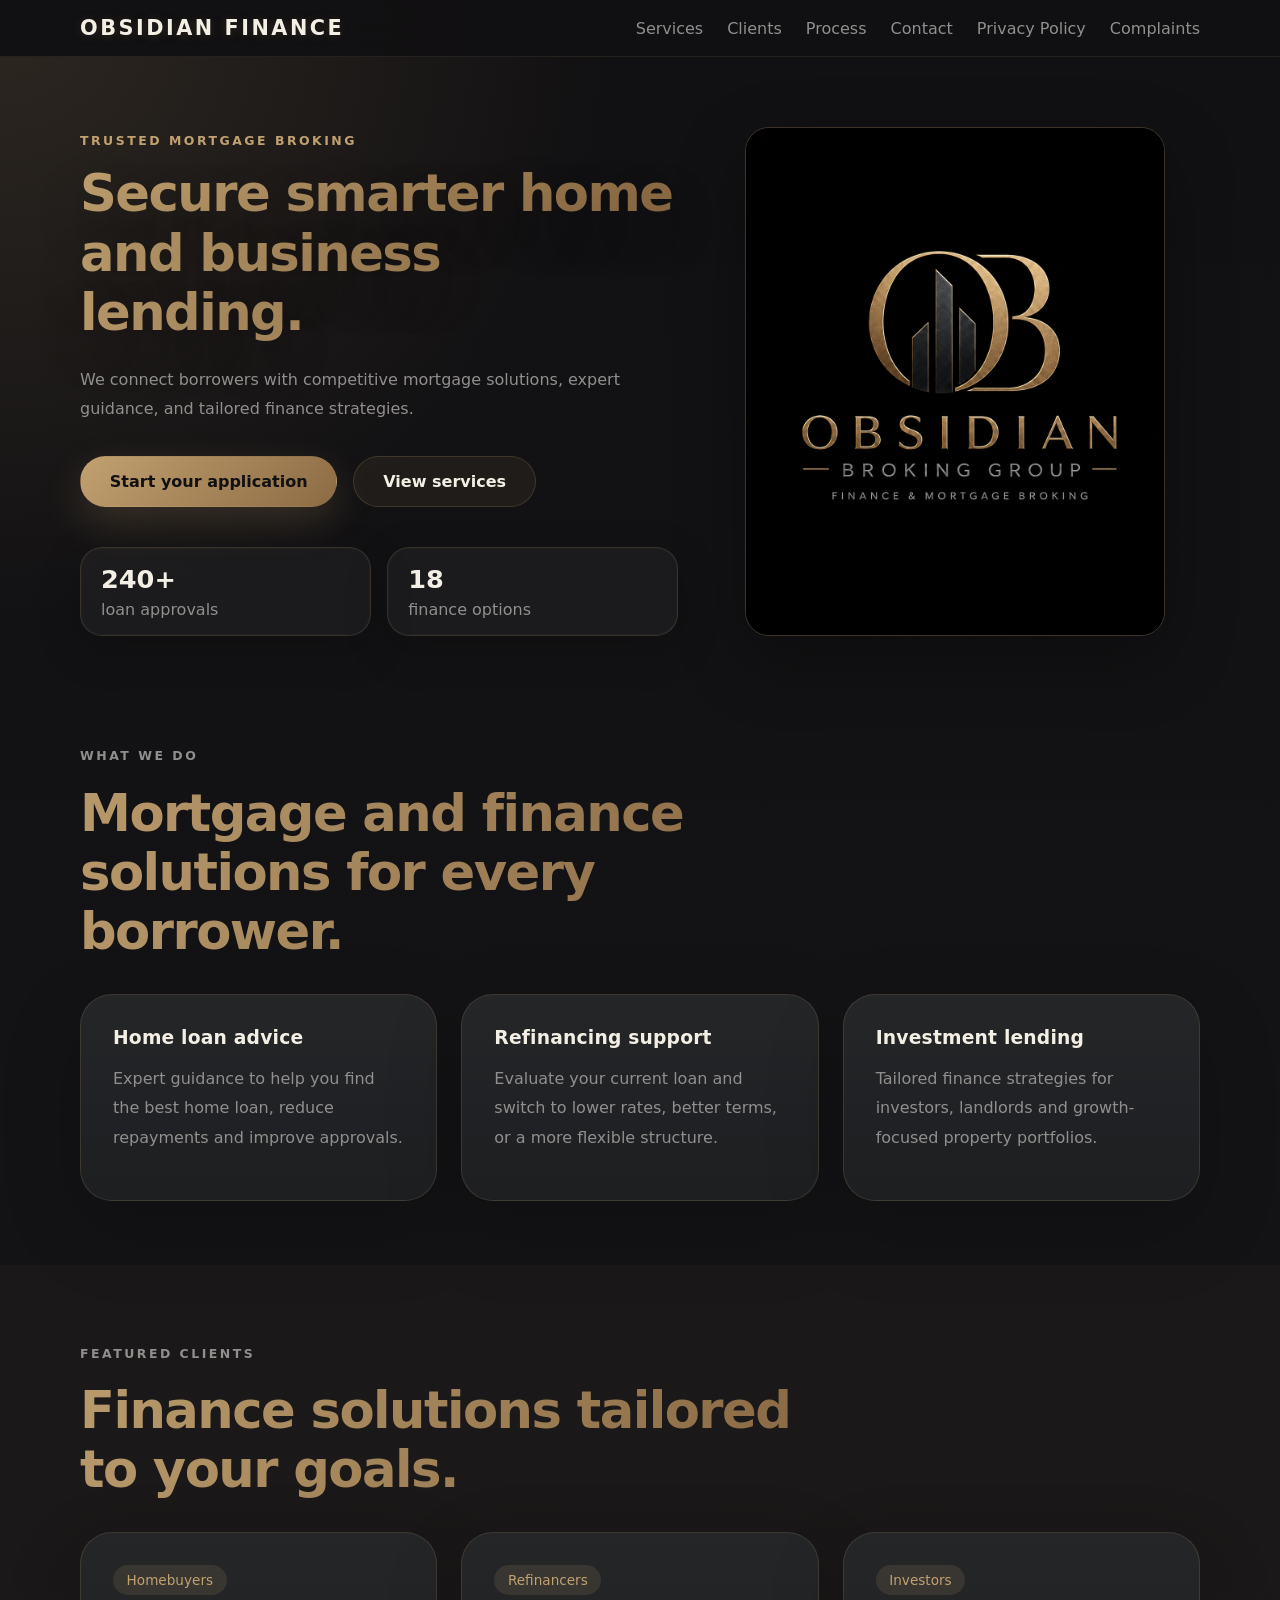
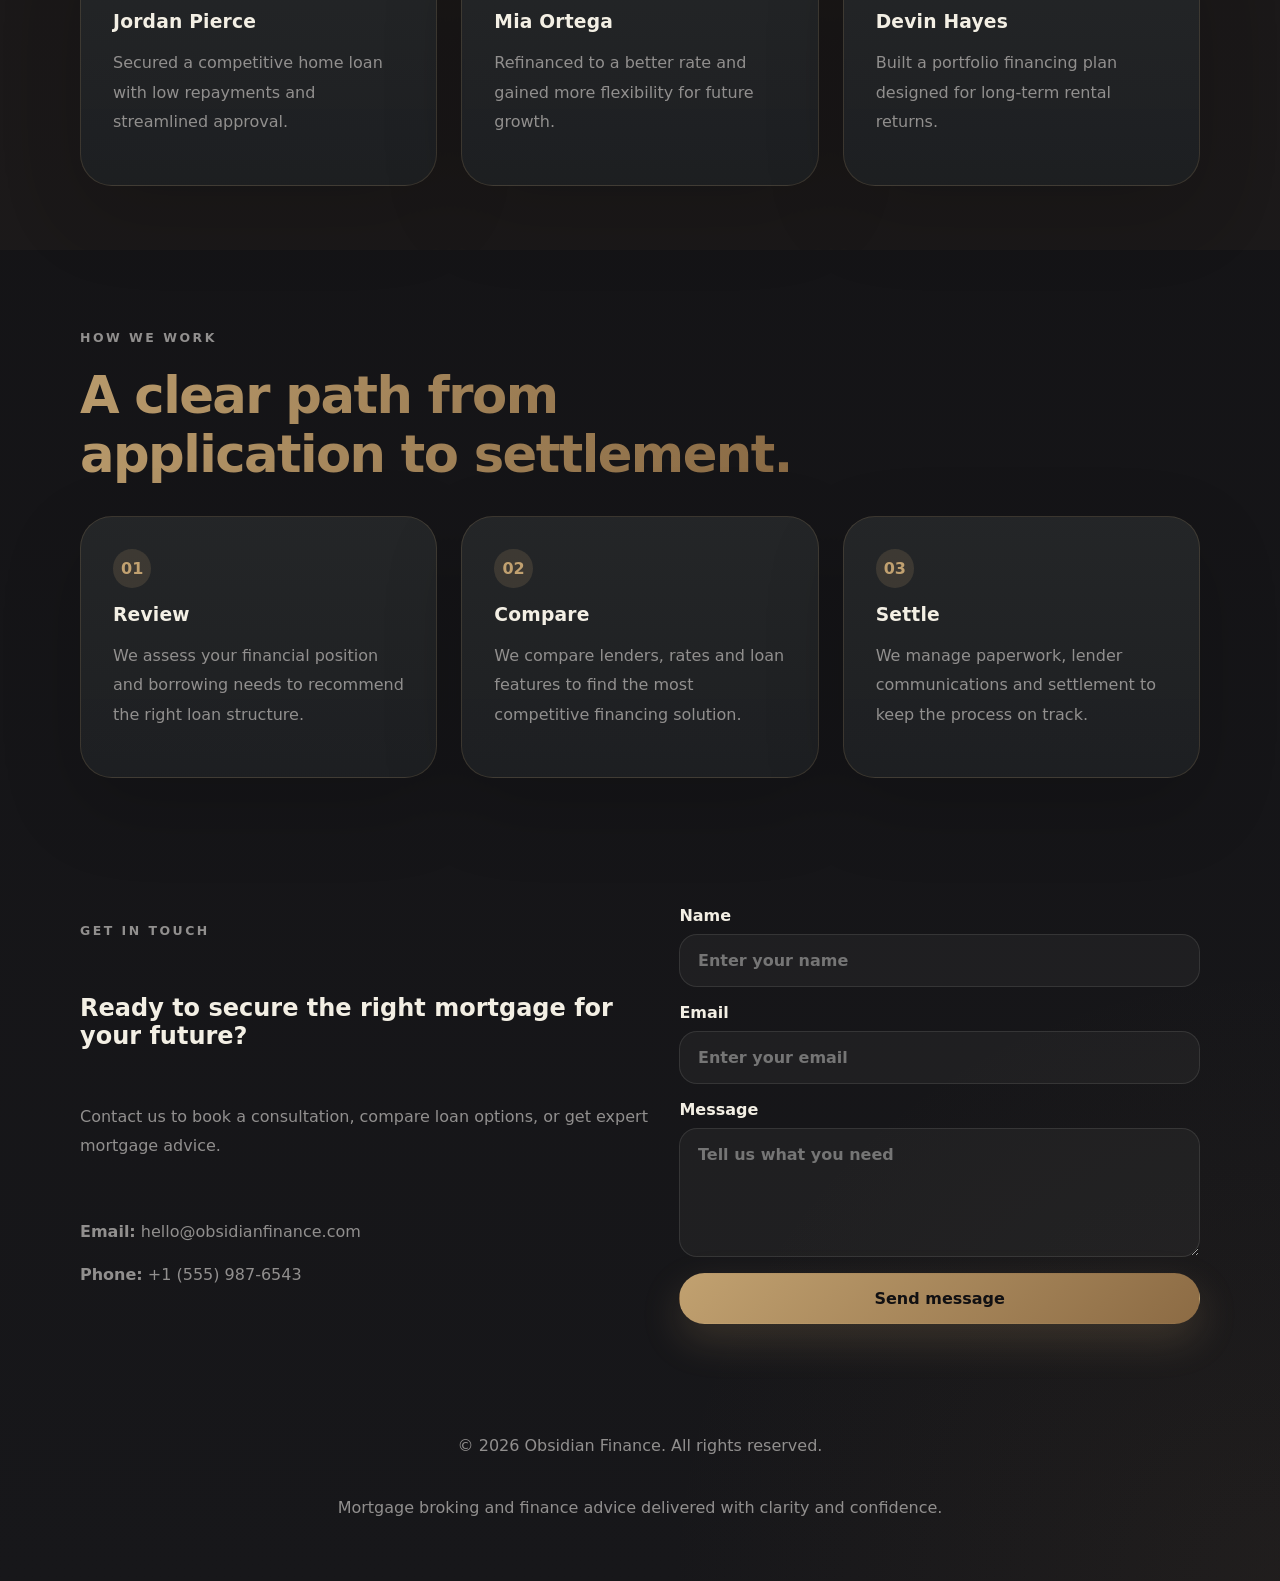
<file: test/index.html>
<!DOCTYPE html>
<html lang="en">
<head>
    <meta charset="UTF-8" />
    <meta name="viewport" content="width=device-width, initial-scale=1.0" />
    <title>Obsidian Mortgage Brokerage</title>
    <link rel="stylesheet" href="style.css" />
</head>
<body>
    <header class="site-header">
        <div class="container header-inner">
            <a href="#home" class="brand">Obsidian Finance</a>
            <nav class="nav" aria-label="Main navigation">
                <a href="#services">Services</a>
                <a href="#clients">Clients</a>
                <a href="#process">Process</a>
                <a href="#contact">Contact</a>
                <a href="privacy.html">Privacy Policy</a>
                <a href="complaints.html">Complaints</a>
            </nav>
        </div>
    </header>

    <main>
        <section class="hero" id="home">
            <div class="container hero-grid">
                <div class="hero-copy">
                    <p class="eyebrow">Trusted mortgage broking</p>
                    <h1>Secure smarter home and business lending.</h1>
                    <p class="hero-text">We connect borrowers with competitive mortgage solutions, expert guidance, and tailored finance strategies.</p>
                    <div class="hero-actions">
                        <a class="btn btn-primary" href="#contact">Start your application</a>
                        <a class="btn btn-secondary" href="#services">View services</a>
                    </div>
                    <div class="hero-stats">
                        <div>
                            <strong>240+</strong>
                            <span>loan approvals</span>
                        </div>
                        <div>
                            <strong>18</strong>
                            <span>finance options</span>
                        </div>
                    </div>
                </div>
                <div class="hero-image-wrap">
                    <img src="images/generated-image_24.png" alt="Obsidian finance branding" class="hero-image" />
                </div>
            </div>
        </section>

        <section class="section services" id="services">
            <div class="container">
                <div class="section-header">
                    <p class="eyebrow">What we do</p>
                    <h2>Mortgage and finance solutions for every borrower.</h2>
                </div>
                <div class="service-grid">
                    <article class="service-card">
                        <h3>Home loan advice</h3>
                        <p>Expert guidance to help you find the best home loan, reduce repayments and improve approvals.</p>
                    </article>
                <article class="service-card">
                    <h3>Refinancing support</h3>
                    <p>Evaluate your current loan and switch to lower rates, better terms, or a more flexible structure.</p>
                </article>
                <article class="service-card">
                    <h3>Investment lending</h3>
                    <p>Tailored finance strategies for investors, landlords and growth-focused property portfolios.</p>
                </article>
            </div>
        </section>

        <section class="section alt-section" id="clients">
            <div class="container">
                <div class="section-header">
                    <p class="eyebrow">Featured clients</p>
                    <h2>Finance solutions tailored to your goals.</h2>
                </div>
                <div class="talent-grid">
                    <article class="talent-card">
                        <span class="talent-tag">Homebuyers</span>
                        <h3>Jordan Pierce</h3>
                        <p>Secured a competitive home loan with low repayments and streamlined approval.</p>
                    </article>
                    <article class="talent-card">
                        <span class="talent-tag">Refinancers</span>
                        <h3>Mia Ortega</h3>
                        <p>Refinanced to a better rate and gained more flexibility for future growth.</p>
                    </article>
                    <article class="talent-card">
                        <span class="talent-tag">Investors</span>
                        <h3>Devin Hayes</h3>
                        <p>Built a portfolio financing plan designed for long-term rental returns.</p>
                    </article>
                </div>
            </div>
        </section>

        <section class="section process" id="process">
            <div class="container">
                <div class="section-header">
                    <p class="eyebrow">How we work</p>
                    <h2>A clear path from application to settlement.</h2>
                </div>
                <div class="process-grid">
                    <div class="process-step">
                        <span>01</span>
                        <h3>Review</h3>
                        <p>We assess your financial position and borrowing needs to recommend the right loan structure.</p>
                    </div>
                    <div class="process-step">
                        <span>02</span>
                        <h3>Compare</h3>
                        <p>We compare lenders, rates and loan features to find the most competitive financing solution.</p>
                    </div>
                    <div class="process-step">
                        <span>03</span>
                        <h3>Settle</h3>
                        <p>We manage paperwork, lender communications and settlement to keep the process on track.</p>
                    </div>
                </div>
            </div>
        </section>

        <section class="section contact-section" id="contact">
            <div class="container contact-grid">
                <div class="contact-copy">
                    <p class="eyebrow">Get in touch</p>
                    <h2>Ready to secure the right mortgage for your future?</h2>
                    <p>Contact us to book a consultation, compare loan options, or get expert mortgage advice.</p>
                    <ul class="contact-info">
                        <li><strong>Email:</strong> hello@obsidianfinance.com</li>
                        <li><strong>Phone:</strong> +1 (555) 987-6543</li>
                    </ul>
                </div>
                <form class="contact-form">
                    <label>
                        Name
                        <input type="text" placeholder="Enter your name" required />
                    </label>
                    <label>
                        Email
                        <input type="email" placeholder="Enter your email" required />
                    </label>
                    <label>
                        Message
                        <textarea rows="5" placeholder="Tell us what you need" required></textarea>
                    </label>
                    <button type="submit" class="btn btn-primary">Send message</button>
                </form>
            </div>
        </section>
    </main>

    <footer class="site-footer">
        <div class="container footer-inner">
            <p>&copy; <span id="year"></span> Obsidian Finance. All rights reserved.</p>
            <p>Mortgage broking and finance advice delivered with clarity and confidence.</p>
        </div>
    </footer>

    <script src="javascript.js"></script>
</body>
</html>
</file>
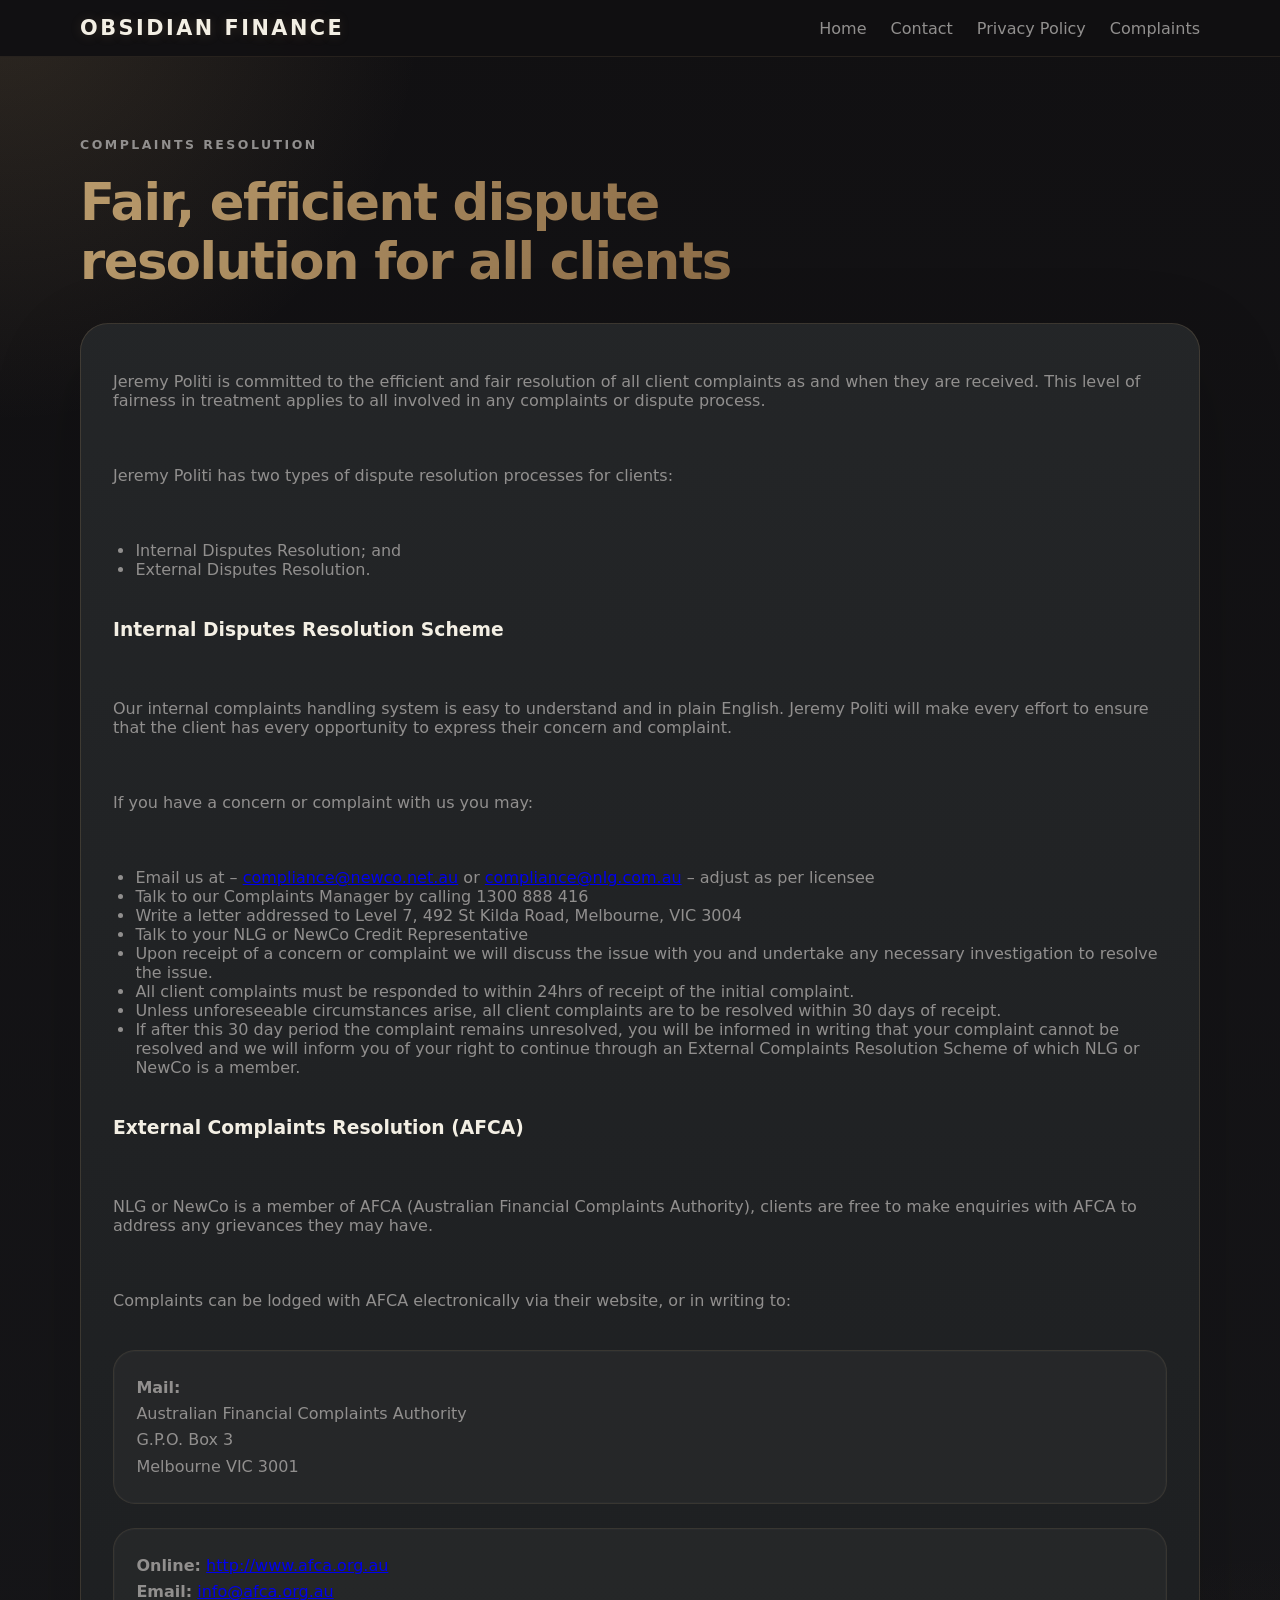
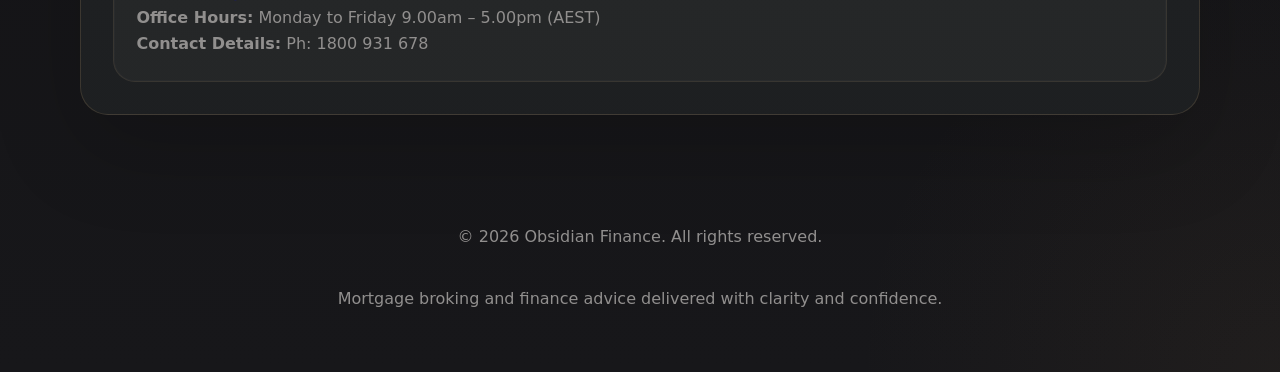
<file: test/complaints.html>
<!DOCTYPE html>
<html lang="en">
<head>
    <meta charset="UTF-8" />
    <meta name="viewport" content="width=device-width, initial-scale=1.0" />
    <title>Complaints Resolution – Obsidian Broking Group</title>
    <link rel="stylesheet" href="style.css" />
</head>
<body>
    <header class="site-header">
        <div class="container header-inner">
            <a href="index.html" class="brand">Obsidian Finance</a>
            <nav class="nav" aria-label="Main navigation">
                <a href="index.html">Home</a>
                <a href="index.html#contact">Contact</a>
                <a href="privacy.html">Privacy Policy</a>
                <a href="complaints.html">Complaints</a>
            </nav>
        </div>
    </header>

    <main>
        <section class="section privacy-section">
            <div class="container">
                <div class="section-header">
                    <p class="eyebrow">Complaints Resolution</p>
                    <h2>Fair, efficient dispute resolution for all clients</h2>
                </div>
                <div class="privacy-content">
                    <p>Jeremy Politi is committed to the efficient and fair resolution of all client complaints as and when they are received. This level of fairness in treatment applies to all involved in any complaints or dispute process.</p>
                    <p>Jeremy Politi has two types of dispute resolution processes for clients:</p>
                    <ul>
                        <li>Internal Disputes Resolution; and</li>
                        <li>External Disputes Resolution.</li>
                    </ul>
                    <h3>Internal Disputes Resolution Scheme</h3>
                    <p>Our internal complaints handling system is easy to understand and in plain English. Jeremy Politi will make every effort to ensure that the client has every opportunity to express their concern and complaint.</p>
                    <p>If you have a concern or complaint with us you may:</p>
                    <ul>
                        <li>Email us at – <a href="mailto:compliance@newco.net.au">compliance@newco.net.au</a> or <a href="mailto:compliance@nlg.com.au">compliance@nlg.com.au</a> – adjust as per licensee</li>
                        <li>Talk to our Complaints Manager by calling 1300 888 416</li>
                        <li>Write a letter addressed to Level 7, 492 St Kilda Road, Melbourne, VIC 3004</li>
                        <li>Talk to your NLG or NewCo Credit Representative</li>
                        <li>Upon receipt of a concern or complaint we will discuss the issue with you and undertake any necessary investigation to resolve the issue.</li>
                        <li>All client complaints must be responded to within 24hrs of receipt of the initial complaint.</li>
                        <li>Unless unforeseeable circumstances arise, all client complaints are to be resolved within 30 days of receipt.</li>
                        <li>If after this 30 day period the complaint remains unresolved, you will be informed in writing that your complaint cannot be resolved and we will inform you of your right to continue through an External Complaints Resolution Scheme of which NLG or NewCo is a member.</li>
                    </ul>
                    <h3>External Complaints Resolution (AFCA)</h3>
                    <p>NLG or NewCo is a member of AFCA (Australian Financial Complaints Authority), clients are free to make enquiries with AFCA to address any grievances they may have.</p>
                    <p>Complaints can be lodged with AFCA electronically via their website, or in writing to:</p>
                    <div class="privacy-content-block">
                        <p><strong>Mail:</strong></p>
                        <p>Australian Financial Complaints Authority</p>
                        <p>G.P.O. Box 3</p>
                        <p>Melbourne VIC 3001</p>
                    </div>
                    <div class="privacy-content-block">
                        <p><strong>Online:</strong> <a href="http://www.afca.org.au" target="_blank" rel="noreferrer noopener">http://www.afca.org.au</a></p>
                        <p><strong>Email:</strong> <a href="mailto:info@afca.org.au">info@afca.org.au</a></p>
                        <p><strong>Office Hours:</strong> Monday to Friday 9.00am – 5.00pm (AEST)</p>
                        <p><strong>Contact Details:</strong> Ph: 1800 931 678</p>
                    </div>
                </div>
            </div>
        </section>
    </main>

    <footer class="site-footer">
        <div class="container footer-inner">
            <p>&copy; <span id="year"></span> Obsidian Finance. All rights reserved.</p>
            <p>Mortgage broking and finance advice delivered with clarity and confidence.</p>
        </div>
    </footer>

    <script src="javascript.js"></script>
</body>
</html>
</file>
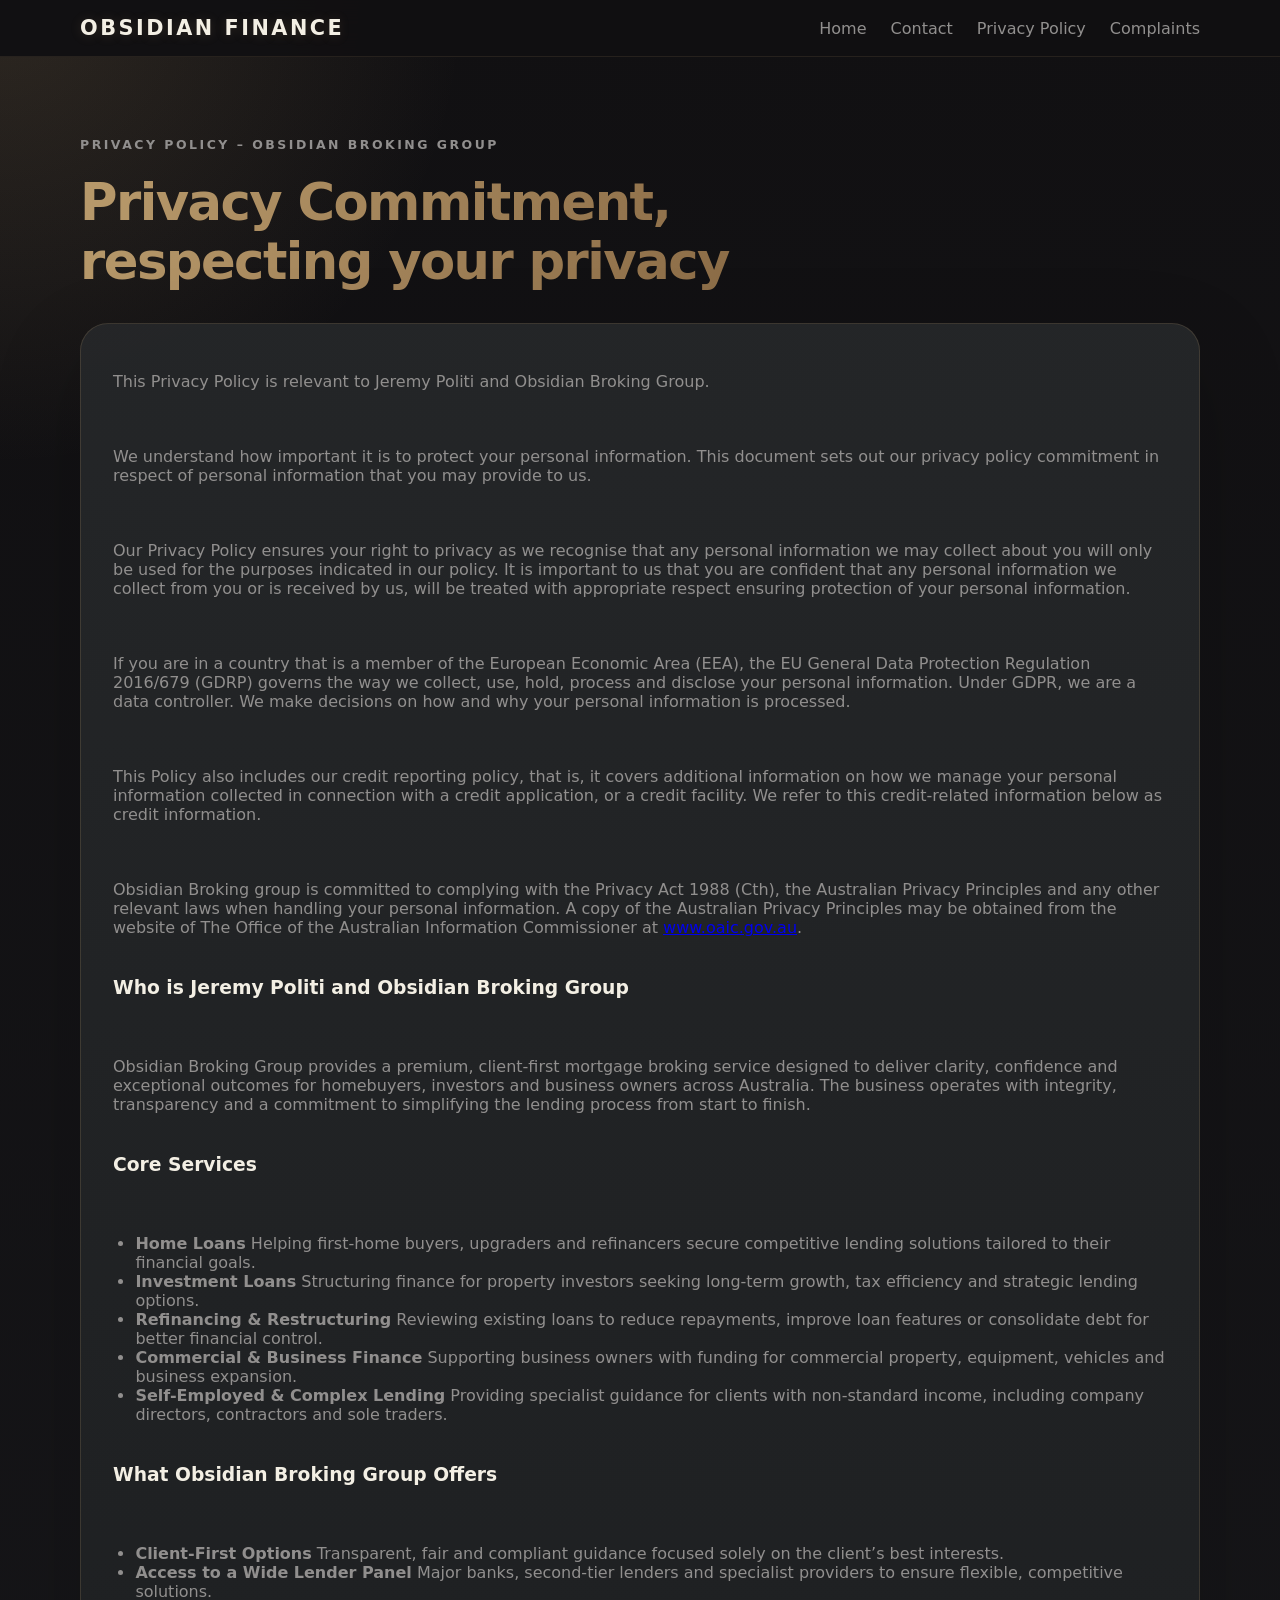
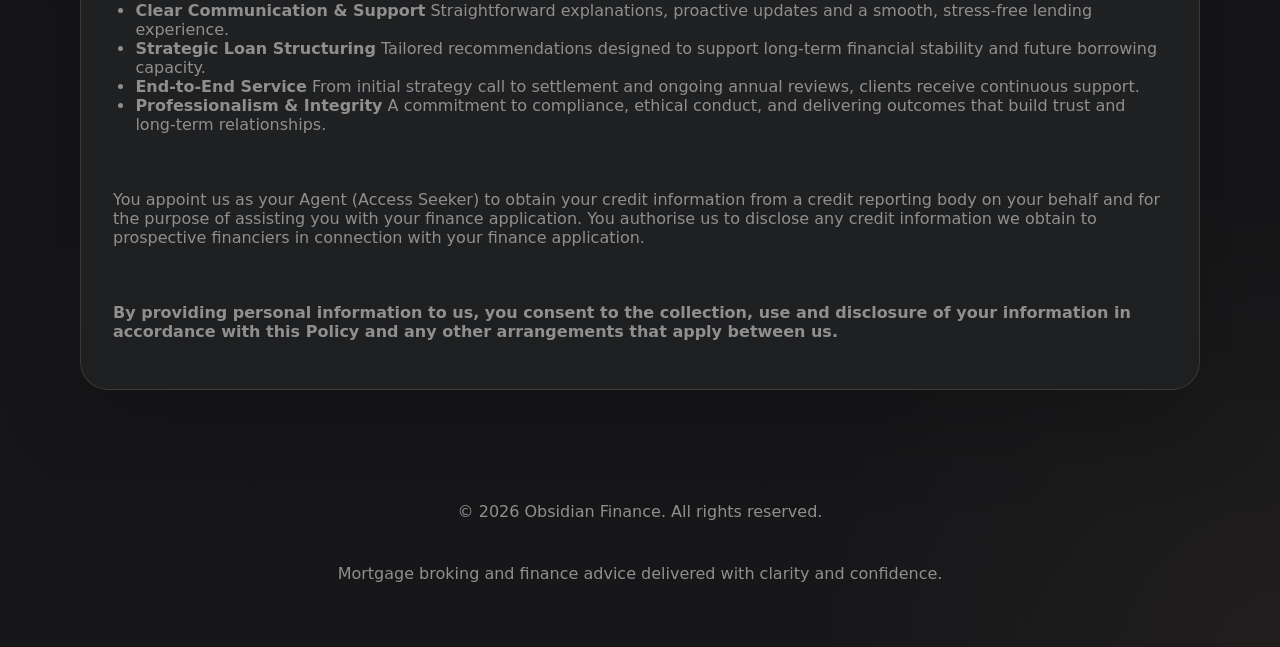
<file: test/privacy.html>
<!DOCTYPE html>
<html lang="en">
<head>
    <meta charset="UTF-8" />
    <meta name="viewport" content="width=device-width, initial-scale=1.0" />
    <title>Privacy Policy – Obsidian Broking Group</title>
    <link rel="stylesheet" href="style.css" />
</head>
<body>
    <header class="site-header">
        <div class="container header-inner">
            <a href="index.html" class="brand">Obsidian Finance</a>
            <nav class="nav" aria-label="Main navigation">
                <a href="index.html">Home</a>
                <a href="index.html#contact">Contact</a>
                <a href="privacy.html">Privacy Policy</a>
                <a href="complaints.html">Complaints</a>
            </nav>
        </div>
    </header>

    <main>
        <section class="section privacy-section">
            <div class="container">
                <div class="section-header">
                    <p class="eyebrow">Privacy Policy – Obsidian Broking Group</p>
                    <h2>Privacy Commitment, respecting your privacy</h2>
                </div>
                <div class="privacy-content">
                    <p>This Privacy Policy is relevant to Jeremy Politi and Obsidian Broking Group.</p>
                    <p>We understand how important it is to protect your personal information. This document sets out our privacy policy commitment in respect of personal information that you may provide to us.</p>
                    <p>Our Privacy Policy ensures your right to privacy as we recognise that any personal information we may collect about you will only be used for the purposes indicated in our policy. It is important to us that you are confident that any personal information we collect from you or is received by us, will be treated with appropriate respect ensuring protection of your personal information.</p>
                    <p>If you are in a country that is a member of the European Economic Area (EEA), the EU General Data Protection Regulation 2016/679 (GDRP) governs the way we collect, use, hold, process and disclose your personal information. Under GDPR, we are a data controller. We make decisions on how and why your personal information is processed.</p>
                    <p>This Policy also includes our credit reporting policy, that is, it covers additional information on how we manage your personal information collected in connection with a credit application, or a credit facility. We refer to this credit-related information below as credit information.</p>
                    <p>Obsidian Broking group is committed to complying with the Privacy Act 1988 (Cth), the Australian Privacy Principles and any other relevant laws when handling your personal information. A copy of the Australian Privacy Principles may be obtained from the website of The Office of the Australian Information Commissioner at <a href="https://www.oaic.gov.au" target="_blank" rel="noreferrer noopener">www.oaic.gov.au</a>.</p>
                    <h3>Who is Jeremy Politi and Obsidian Broking Group</h3>
                    <p>Obsidian Broking Group provides a premium, client-first mortgage broking service designed to deliver clarity, confidence and exceptional outcomes for homebuyers, investors and business owners across Australia. The business operates with integrity, transparency and a commitment to simplifying the lending process from start to finish.</p>
                    <h3>Core Services</h3>
                    <ul>
                        <li><strong>Home Loans</strong> Helping first-home buyers, upgraders and refinancers secure competitive lending solutions tailored to their financial goals.</li>
                        <li><strong>Investment Loans</strong> Structuring finance for property investors seeking long-term growth, tax efficiency and strategic lending options.</li>
                        <li><strong>Refinancing & Restructuring</strong> Reviewing existing loans to reduce repayments, improve loan features or consolidate debt for better financial control.</li>
                        <li><strong>Commercial & Business Finance</strong> Supporting business owners with funding for commercial property, equipment, vehicles and business expansion.</li>
                        <li><strong>Self-Employed & Complex Lending</strong> Providing specialist guidance for clients with non-standard income, including company directors, contractors and sole traders.</li>
                    </ul>
                    <h3>What Obsidian Broking Group Offers</h3>
                    <ul>
                        <li><strong>Client-First Options</strong> Transparent, fair and compliant guidance focused solely on the client’s best interests.</li>
                        <li><strong>Access to a Wide Lender Panel</strong> Major banks, second-tier lenders and specialist providers to ensure flexible, competitive solutions.</li>
                        <li><strong>Clear Communication & Support</strong> Straightforward explanations, proactive updates and a smooth, stress-free lending experience.</li>
                        <li><strong>Strategic Loan Structuring</strong> Tailored recommendations designed to support long-term financial stability and future borrowing capacity.</li>
                        <li><strong>End-to-End Service</strong> From initial strategy call to settlement and ongoing annual reviews, clients receive continuous support.</li>
                        <li><strong>Professionalism & Integrity</strong> A commitment to compliance, ethical conduct, and delivering outcomes that build trust and long-term relationships.</li>
                    </ul>
                    <p>You appoint us as your Agent (Access Seeker) to obtain your credit information from a credit reporting body on your behalf and for the purpose of assisting you with your finance application. You authorise us to disclose any credit information we obtain to prospective financiers in connection with your finance application.</p>
                    <p><strong>By providing personal information to us, you consent to the collection, use and disclosure of your information in accordance with this Policy and any other arrangements that apply between us.</strong></p>
                </div>
            </div>
        </section>
    </main>

    <footer class="site-footer">
        <div class="container footer-inner">
            <p>&copy; <span id="year"></span> Obsidian Finance. All rights reserved.</p>
            <p>Mortgage broking and finance advice delivered with clarity and confidence.</p>
        </div>
    </footer>

    <script src="javascript.js"></script>
</body>
</html>
</file>
<file: test/style.css>
:root {
    --bg: #111012;
    --surface: #252729;
    --surface-alt: #3c3f42;
    --panel: #17171a;
    --text: #f3efe4;
    --muted: #918f8e;
    --accent: #c1a170;
    --accent-dark: #8c6b44;
    --accent-soft: rgba(193, 161, 112, 0.18);
    --border: rgba(145, 143, 142, 0.18);
    --glow: rgba(193, 161, 112, 0.22);
    --shadow-soft: 0 24px 60px rgba(0, 0, 0, 0.32);
}

* {
    box-sizing: border-box;
}

html {
    scroll-behavior: smooth;
}

body {
    margin: 0;
    min-height: 100vh;
    overflow-x: hidden;
    font-family: Inter, system-ui, -apple-system, BlinkMacSystemFont, "Segoe UI", sans-serif;
    background: radial-gradient(circle at top left, rgba(193, 161, 112, 0.16), transparent 18%),
        radial-gradient(circle at bottom right, rgba(140, 107, 68, 0.08), transparent 18%),
        linear-gradient(180deg, #111012 0%, #17171a 100%);
    color: var(--text);
}

img,
svg {
    display: block;
    max-width: 100%;
}

button,
input,
textarea {
    font: inherit;
}

.container {
    width: min(1120px, calc(100% - 2rem));
    max-width: 1120px;
    margin: 0 auto;
}

.site-header {
    position: sticky;
    top: 0;
    z-index: 10;
    background: rgba(17, 16, 18, 0.96);
    backdrop-filter: blur(14px);
    border-bottom: 1px solid rgba(193, 161, 112, 0.12);
    animation: fadeDown 1s ease both;
}

.header-inner {
    display: flex;
    align-items: center;
    justify-content: space-between;
    gap: 1rem;
    padding: 1rem 0;
}

.brand {
    color: var(--text);
    font-size: 1.3rem;
    text-decoration: none;
    font-weight: 800;
    letter-spacing: 0.12em;
    text-transform: uppercase;
    text-shadow: 0 1px 12px rgba(193, 161, 112, 0.18);
}

.nav {
    display: flex;
    gap: 1.5rem;
    align-items: center;
}

.nav a {
    color: var(--muted);
    text-decoration: none;
    transition: color 0.2s ease, transform 0.2s ease;
}

.nav a:hover,
.nav a:focus-visible {
    color: var(--accent);
    transform: translateY(-1px);
}

.hero {
    padding: 4rem 0 2rem;
}

.hero-grid {
    display: grid;
    grid-template-columns: minmax(320px, 1.1fr) minmax(320px, 0.9fr);
    gap: 2rem;
    align-items: stretch;
}

.eyebrow {
    color: var(--accent);
    text-transform: uppercase;
    letter-spacing: 0.2em;
    margin-bottom: 1rem;
    font-size: 0.78rem;
    font-weight: 700;
}

.hero-copy h1,
.section-header h2 {
    font-size: clamp(2.8rem, 4vw, 4.2rem);
    line-height: 1.16;
    margin: 0;
    letter-spacing: -0.03em;
}

.hero-copy h1 {
    display: inline-block;
    padding-bottom: 0.12em;
    background: linear-gradient(90deg, rgba(193, 161, 112, 1), rgba(140, 107, 68, 1));
    -webkit-background-clip: text;
    color: transparent;
    text-shadow: 0 22px 50px rgba(0, 0, 0, 0.28);
}

.section {
    padding: 4rem 0;
    animation: fadeInUp 0.9s ease both;
}

.privacy-section {
    animation: fadeInUp 0.9s ease both;
}

.section-header h2 {
    background: linear-gradient(110deg, rgba(193, 161, 112, 0.95), rgba(140, 107, 68, 0.95));
    -webkit-background-clip: text;
    color: transparent;
}

.hero-text,
.section-header p,
.service-card p,
.talent-card p,
.process-step p,
.contact-copy p,
.contact-info li {
    color: var(--muted);
    line-height: 1.85;
}

.hero-actions {
    display: flex;
    flex-wrap: wrap;
    gap: 1rem;
    margin: 2rem 0 2.5rem;
}

.btn {
    display: inline-flex;
    align-items: center;
    justify-content: center;
    padding: 0.95rem 1.8rem;
    border-radius: 999px;
    border: 1px solid transparent;
    text-decoration: none;
    font-weight: 700;
    transition: transform 0.2s ease, background-color 0.2s ease, border-color 0.2s ease, box-shadow 0.2s ease;
}

.btn:hover,
.btn:focus-visible {
    transform: translateY(-1px);
}

.btn-primary {
    background: linear-gradient(135deg, #c1a170 0%, #8c6b44 100%);
    color: #111012;
    box-shadow: 0 16px 40px rgba(193, 161, 112, 0.2);
    animation: glowPulse 3.8s ease-in-out infinite;
}

.btn-secondary {
    background: rgba(193, 161, 112, 0.08);
    color: var(--text);
    border-color: rgba(193, 161, 112, 0.2);
}

.hero-stats {
    display: grid;
    grid-template-columns: repeat(2, minmax(0, 1fr));
    gap: 1rem;
}

.hero-stats div {
    background: rgba(255, 255, 255, 0.04);
    border: 1px solid rgba(193, 161, 112, 0.18);
    padding: 1rem 1.25rem;
    border-radius: 22px;
    box-shadow: inset 0 0 0 1px rgba(255, 255, 255, 0.02), 0 14px 45px rgba(0, 0, 0, 0.18);
}

.hero-stats strong {
    display: block;
    font-size: 1.6rem;
    color: var(--text);
}

.hero-stats span {
    display: block;
    color: var(--muted);
    margin-top: 0.35rem;
}

.hero-image-wrap {
    position: relative;
    display: flex;
    justify-content: center;
    align-items: stretch;
    width: 100%;
    padding-top: 0.4rem;
}

.hero-image {
    display: block;
    width: 100%;
    max-width: 420px;
    height: 100%;
    max-height: 100%;
    margin: auto 0;
    border-radius: 24px;
    object-fit: cover;
    border: 1px solid rgba(193, 161, 112, 0.25);
    box-shadow: 0 24px 70px rgba(0, 0, 0, 0.3);
    animation: fadeInUp 1s ease both;
}

.section {
    padding: 4rem 0;
}

.section-header {
    max-width: 760px;
    margin-bottom: 2rem;
}

.privacy-content {
    display: grid;
    gap: 1.5rem;
    background: linear-gradient(180deg, rgba(37, 39, 41, 0.96), rgba(30, 32, 34, 0.98));
    border: 1px solid rgba(193, 161, 112, 0.18);
    border-radius: 28px;
    padding: 2rem;
    box-shadow: 0 32px 90px rgba(0, 0, 0, 0.18);
    animation: fadeInUp 0.9s ease both;
}

.privacy-content h3 {
    margin-top: 0;
    color: var(--text);
}

.privacy-content p,
.privacy-content li {
    color: var(--muted);
}

.privacy-content ul {
    padding-left: 1.4rem;
}

.privacy-content-block {
    background: rgba(255, 255, 255, 0.03);
    border: 1px solid rgba(193, 161, 112, 0.12);
    border-radius: 22px;
    padding: 1.25rem 1.4rem;
    box-shadow: inset 0 0 0 1px rgba(255, 255, 255, 0.02);
}

.privacy-content-block p {
    margin: 0.45rem 0;
}

.service-grid,
.talent-grid,
.process-grid,
.contact-grid {
    display: grid;
    gap: 1.5rem;
}

.service-grid {
    grid-template-columns: repeat(3, minmax(260px, 1fr));
}

.service-card,
.talent-card,
.process-step {
    background: linear-gradient(180deg, rgba(37, 39, 41, 0.94), rgba(30, 32, 34, 0.96));
    border: 1px solid rgba(193, 161, 112, 0.18);
    border-radius: 32px;
    padding: 2rem;
    box-shadow: 0 28px 80px rgba(0, 0, 0, 0.18);
}

.service-card h3,
.talent-card h3,
.process-step h3 {
    margin-top: 0;
    margin-bottom: 0.9rem;
    color: var(--text);
    letter-spacing: 0.01em;
}

.alt-section {
    background: rgba(193, 161, 112, 0.04);
}

.talent-grid {
    grid-template-columns: repeat(3, minmax(260px, 1fr));
}

.talent-tag {
    display: inline-flex;
    padding: 0.45rem 0.85rem;
    border-radius: 999px;
    background: rgba(193, 161, 112, 0.14);
    color: var(--accent);
    font-size: 0.85rem;
    margin-bottom: 1rem;
}

.process-grid {
    grid-template-columns: repeat(3, minmax(260px, 1fr));
}

.process-step span {
    display: inline-flex;
    width: 2.4rem;
    height: 2.4rem;
    border-radius: 50%;
    align-items: center;
    justify-content: center;
    background: rgba(193, 161, 112, 0.16);
    color: var(--accent);
    font-weight: 700;
    margin-bottom: 1rem;
}

.contact-grid {
    grid-template-columns: 1.05fr 0.95fr;
    align-items: start;
}

.contact-copy {
    display: grid;
    gap: 1rem;
}

.contact-info {
    list-style: none;
    padding: 0;
    margin: 1.5rem 0 0;
    color: var(--muted);
}

.contact-info li {
    margin-bottom: 0.85rem;
}

.contact-form {
    display: grid;
    gap: 1rem;
}

.contact-form label {
    display: grid;
    gap: 0.55rem;
    color: var(--text);
    font-weight: 600;
}

.contact-form input,
.contact-form textarea {
    width: 100%;
    padding: 1rem 1.1rem;
    border-radius: 18px;
    border: 1px solid rgba(145, 143, 142, 0.2);
    background: rgba(81, 81, 80, 0.16);
    color: var(--text);
    outline: none;
}

.contact-form input:focus,
.contact-form textarea:focus {
    border-color: rgba(193, 161, 112, 0.7);
    box-shadow: 0 0 0 4px rgba(193, 161, 112, 0.12);
}

.site-footer {
    padding: 2rem 0 3rem;
    animation: fadeInUp 0.9s ease both;
}

.footer-inner {
    display: flex;
    flex-direction: column;
    gap: 0.7rem;
    text-align: center;
    color: var(--muted);
}

@media (max-width: 980px) {
    .hero-grid,
    .service-grid,
    .talent-grid,
    .process-grid,
    .contact-grid {
        grid-template-columns: 1fr;
    }

    .hero {
        padding-top: 3rem;
    }
}

@media (max-width: 640px) {
    .header-inner {
        flex-wrap: wrap;
        justify-content: center;
    }

    .nav {
        flex-wrap: wrap;
        justify-content: center;
    }

    .hero-copy h1,
    .section-header h2 {
        font-size: clamp(2rem, 9vw, 3rem);
    }
}

@keyframes fadeInUp {
    from {
        opacity: 0;
        transform: translateY(24px);
    }
    to {
        opacity: 1;
        transform: translateY(0);
    }
}

@keyframes fadeDown {
    from {
        opacity: 0;
        transform: translateY(-18px);
    }
    to {
        opacity: 1;
        transform: translateY(0);
    }
}

@keyframes glowPulse {
    0%, 100% {
        box-shadow: 0 22px 50px rgba(193, 161, 112, 0.16);
    }
    50% {
        box-shadow: 0 28px 70px rgba(193, 161, 112, 0.22);
    }
}
</file>
